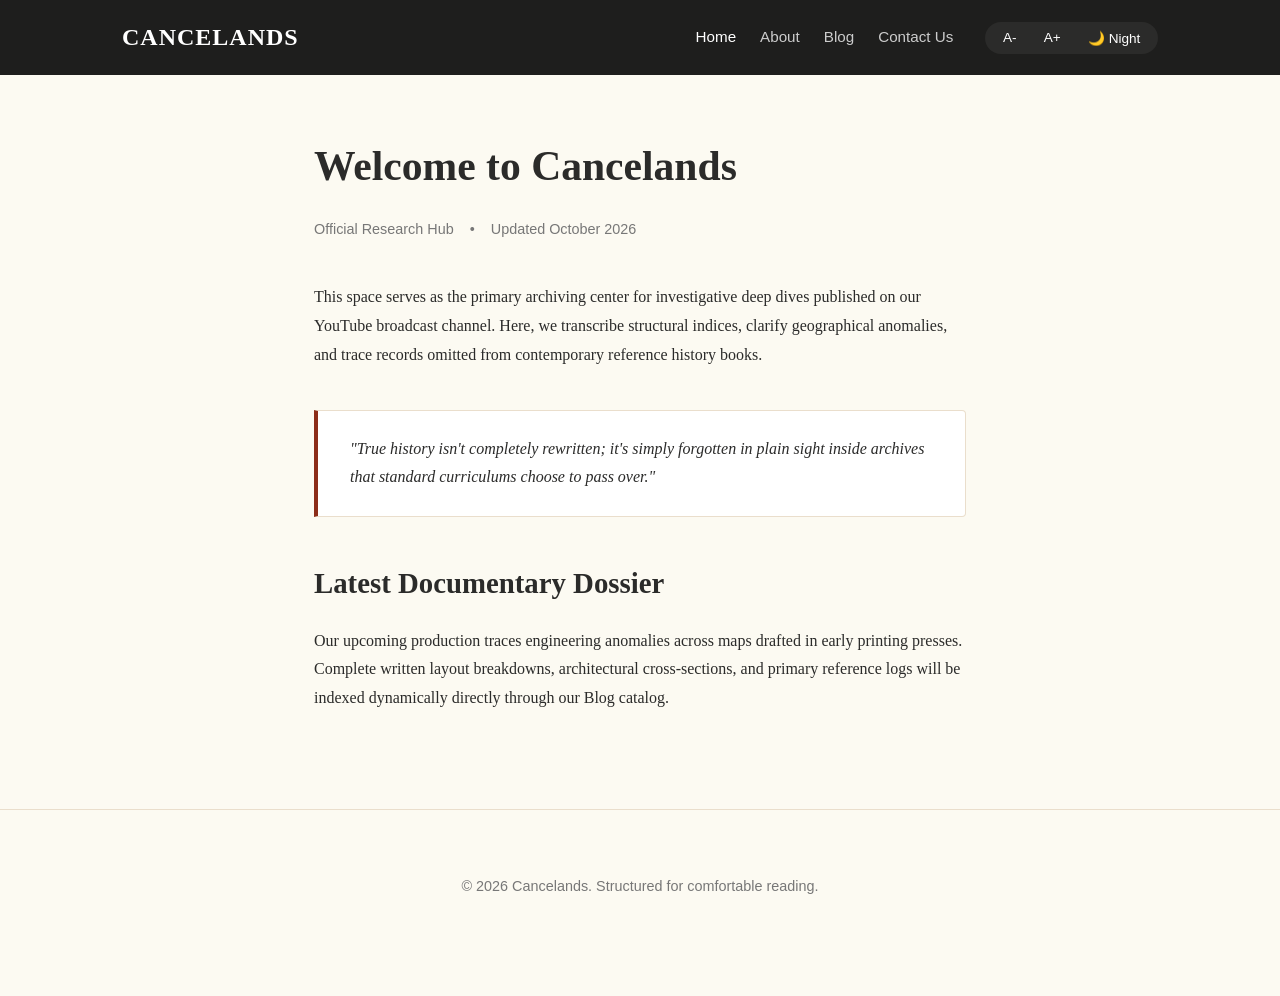
<file: index.html>
<!DOCTYPE html>
<html lang="en">
<head>
    <meta charset="UTF-8">
    <meta name="viewport" content="width=device-width, initial-scale=1.0">
    <title>Cancelands | Lost History Documentaries</title>
    <link rel="stylesheet" href="css/style.css">
</head>
<body>

    <header>
        <div class="nav-container">
            <div class="logo"><a href="index.html">CANCELANDS</a></div>
            
            <div class="nav-right">
                <nav>
                    <ul>
                        <li><a href="index.html" class="active">Home</a></li>
                        <li><a href="about.html">About</a></li>
                        <li><a href="blog.html">Blog</a></li>
                        <li><a href="https://forms.gle/x4zBdFVGExDi4A7BA">Contact Us</a></li>
                    </ul>
                </nav>
                
                <!-- Theme and Font utilities panel -->
                <div class="reader-controls">
                    <button class="control-btn" id="decrease-font" title="Decrease Text Size">A-</button>
                    <button class="control-btn" id="increase-font" title="Increase Text Size">A+</button>
                    <button class="control-btn" id="theme-toggle" title="Toggle Night Mode">🌙 Night</button>
                </div>
            </div>
        </div>
    </header>

    <main id="readable-content">
        <h1>Welcome to Cancelands</h1>
        <div class="meta-info">
            <span>Official Research Hub</span>
            <span>•</span>
            <span>Updated October 2026</span>
        </div>
        
        <p>This space serves as the primary archiving center for investigative deep dives published on our YouTube broadcast channel. Here, we transcribe structural indices, clarify geographical anomalies, and trace records omitted from contemporary reference history books.</p>
        
        <div class="highlight-box">
            <p>"True history isn't completely rewritten; it's simply forgotten in plain sight inside archives that standard curriculums choose to pass over."</p>
        </div>

        <h2>Latest Documentary Dossier</h2>
        <p>Our upcoming production traces engineering anomalies across maps drafted in early printing presses. Complete written layout breakdowns, architectural cross-sections, and primary reference logs will be indexed dynamically directly through our Blog catalog.</p>
    </main>

    <footer>
        <p>&copy; 2026 Cancelands. Structured for comfortable reading.</p>
    </footer>

    <!-- Logic connection -->
    <script src="js/script.js"></script>
</body>
</html>
</file>
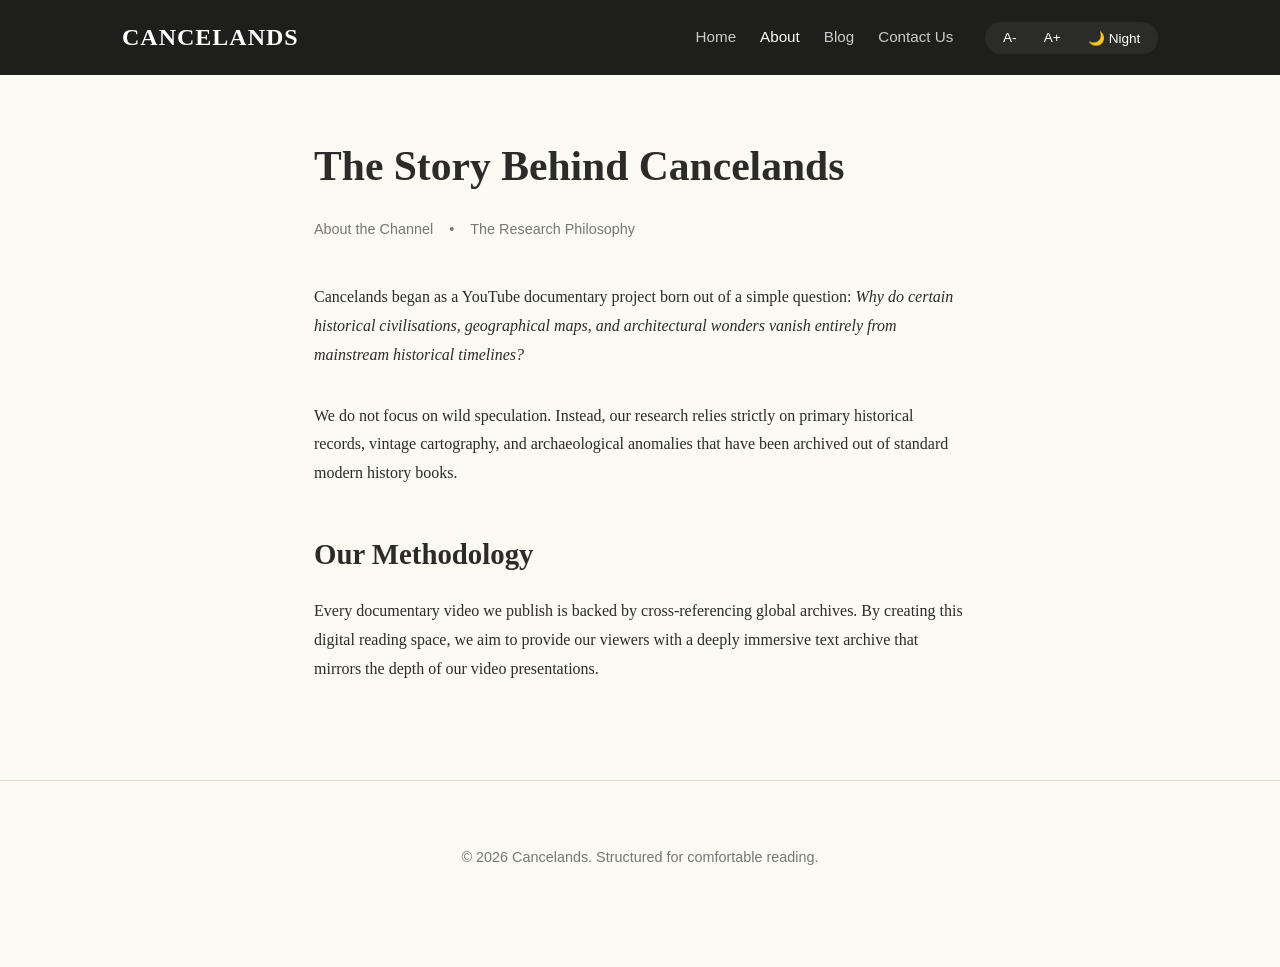
<file: about.html>
<!DOCTYPE html>
<html lang="en">
<head>
    <meta charset="UTF-8">
    <meta name="viewport" content="width=device-width, initial-scale=1.0">
    <title>Our Mission | Cancelands</title>
    <link rel="stylesheet" href="css/style.css">
</head>
<body>

    <header>
        <div class="nav-container">
            <div class="logo"><a href="index.html">CANCELANDS</a></div>
            <div class="nav-right">
                <nav>
                    <ul>
                        <li><a href="index.html">Home</a></li>
                        <li><a href="about.html" class="active">About</a></li>
                        <li><a href="blog.html">Blog</a></li>
                        <li><a href="https://forms.gle/x4zBdFVGExDi4A7BA">Contact Us</a></li>
                    </ul>
                </nav>
                <div class="reader-controls">
                    <button class="control-btn" id="decrease-font" title="Decrease Text Size">A-</button>
                    <button class="control-btn" id="increase-font" title="Increase Text Size">A+</button>
                    <button class="control-btn" id="theme-toggle" title="Toggle Night Mode">🌙 Night</button>
                </div>
            </div>
        </div>
    </header>

    <main id="readable-content">
        <h1>The Story Behind Cancelands</h1>
        <div class="meta-info">
            <span>About the Channel</span>
            <span>•</span>
            <span>The Research Philosophy</span>
        </div>

        <p>Cancelands began as a YouTube documentary project born out of a simple question: <em>Why do certain historical civilisations, geographical maps, and architectural wonders vanish entirely from mainstream historical timelines?</em></p>

        <p>We do not focus on wild speculation. Instead, our research relies strictly on primary historical records, vintage cartography, and archaeological anomalies that have been archived out of standard modern history books.</p>

        <h2>Our Methodology</h2>
        <p>Every documentary video we publish is backed by cross-referencing global archives. By creating this digital reading space, we aim to provide our viewers with a deeply immersive text archive that mirrors the depth of our video presentations.</p>
    </main>

    <footer>
        <p>&copy; 2026 Cancelands. Structured for comfortable reading.</p>
    </footer>

    <script src="js/script.js"></script>
</body>
</html>
</file>
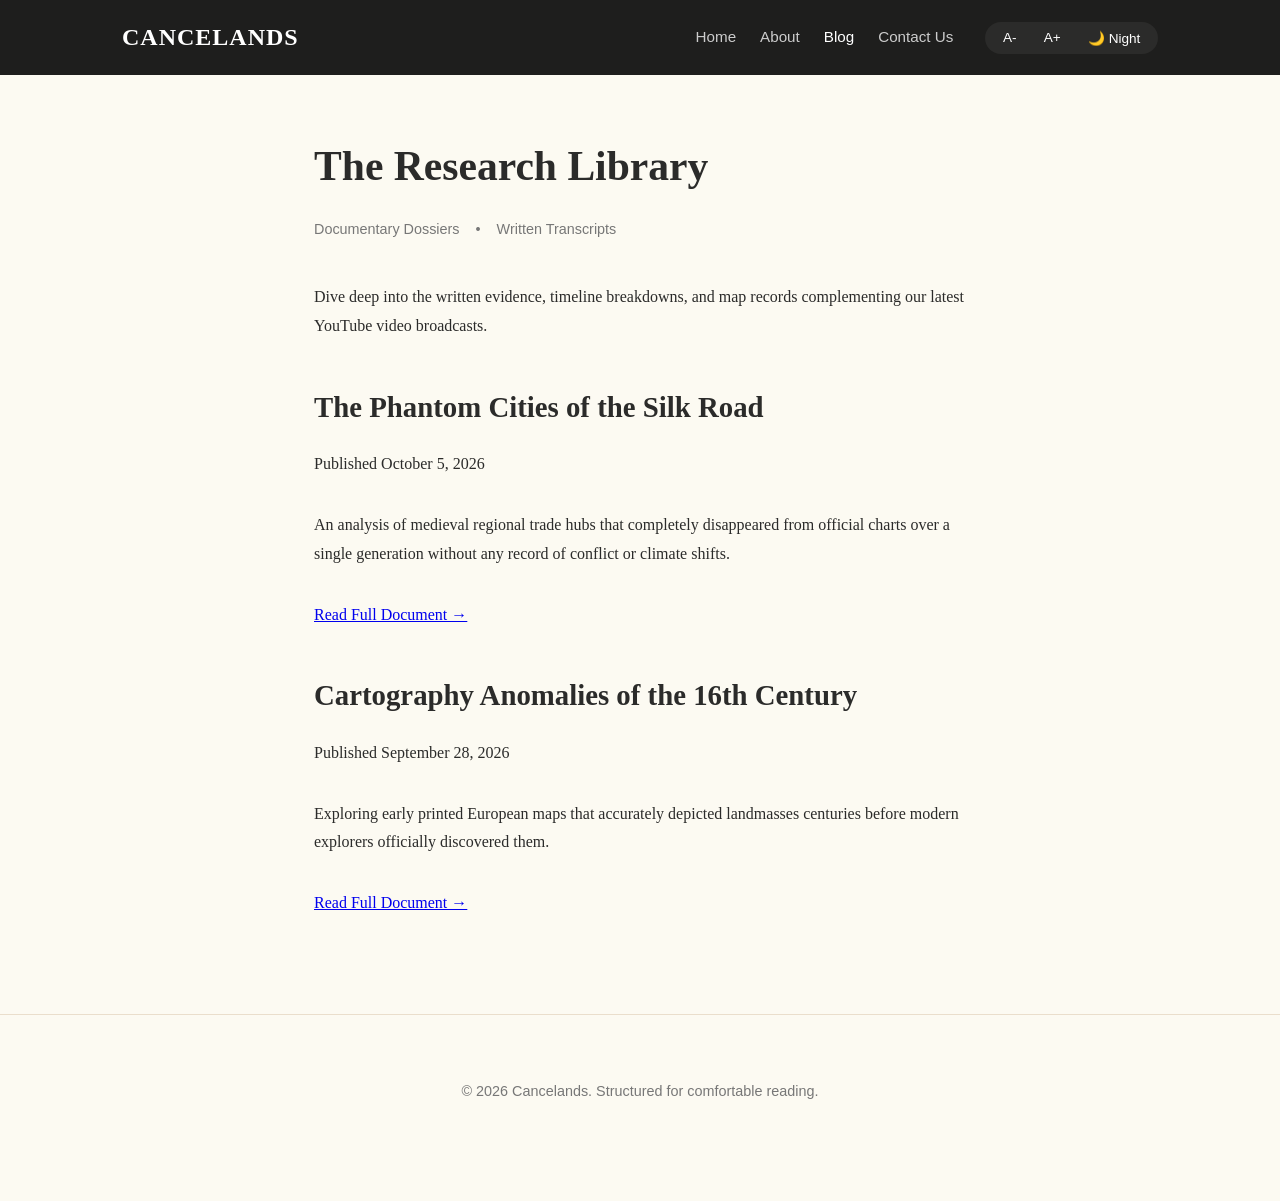
<file: blog.html>
<!DOCTYPE html>
<html lang="en">
<head>
    <meta charset="UTF-8">
    <meta name="viewport" content="width=device-width, initial-scale=1.0">
    <title>The Research Library | Cancelands</title>
    <link rel="stylesheet" href="css/style.css">
</head>
<body>

    <header>
        <div class="nav-container">
            <div class="logo"><a href="index.html">CANCELANDS</a></div>
            <div class="nav-right">
                <nav>
                    <ul>
                        <li><a href="index.html">Home</a></li>
                        <li><a href="about.html">About</a></li>
                        <li><a href="blog.html" class="active">Blog</a></li>
                        <li><a href="https://forms.gle/x4zBdFVGExDi4A7BA">Contact Us</a></li>
                    </ul>
                </nav>
                <div class="reader-controls">
                    <button class="control-btn" id="decrease-font" title="Decrease Text Size">A-</button>
                    <button class="control-btn" id="increase-font" title="Increase Text Size">A+</button>
                    <button class="control-btn" id="theme-toggle" title="Toggle Night Mode">🌙 Night</button>
                </div>
            </div>
        </div>
    </header>

    <main id="readable-content">
        <h1>The Research Library</h1>
        <div class="meta-info">
            <span>Documentary Dossiers</span>
            <span>•</span>
            <span>Written Transcripts</span>
        </div>

        <p>Dive deep into the written evidence, timeline breakdowns, and map records complementing our latest YouTube video broadcasts.</p>

        <div class="blog-list">
            <!-- Article Card 1 -->
            <div class="blog-card">
                <h2>The Phantom Cities of the Silk Road</h2>
                <p class="date">Published October 5, 2026</p>
                <p>An analysis of medieval regional trade hubs that completely disappeared from official charts over a single generation without any record of conflict or climate shifts.</p>
                <a href="#" class="read-more">Read Full Document →</a>
            </div>

            <!-- Article Card 2 -->
            <div class="blog-card">
                <h2>Cartography Anomalies of the 16th Century</h2>
                <p class="date">Published September 28, 2026</p>
                <p>Exploring early printed European maps that accurately depicted landmasses centuries before modern explorers officially discovered them.</p>
                <a href="#" class="read-more">Read Full Document →</a>
            </div>
        </div>
    </main>

    <footer>
        <p>&copy; 2026 Cancelands. Structured for comfortable reading.</p>
    </footer>

    <script src="js/script.js"></script>
</body>
</html>
</file>
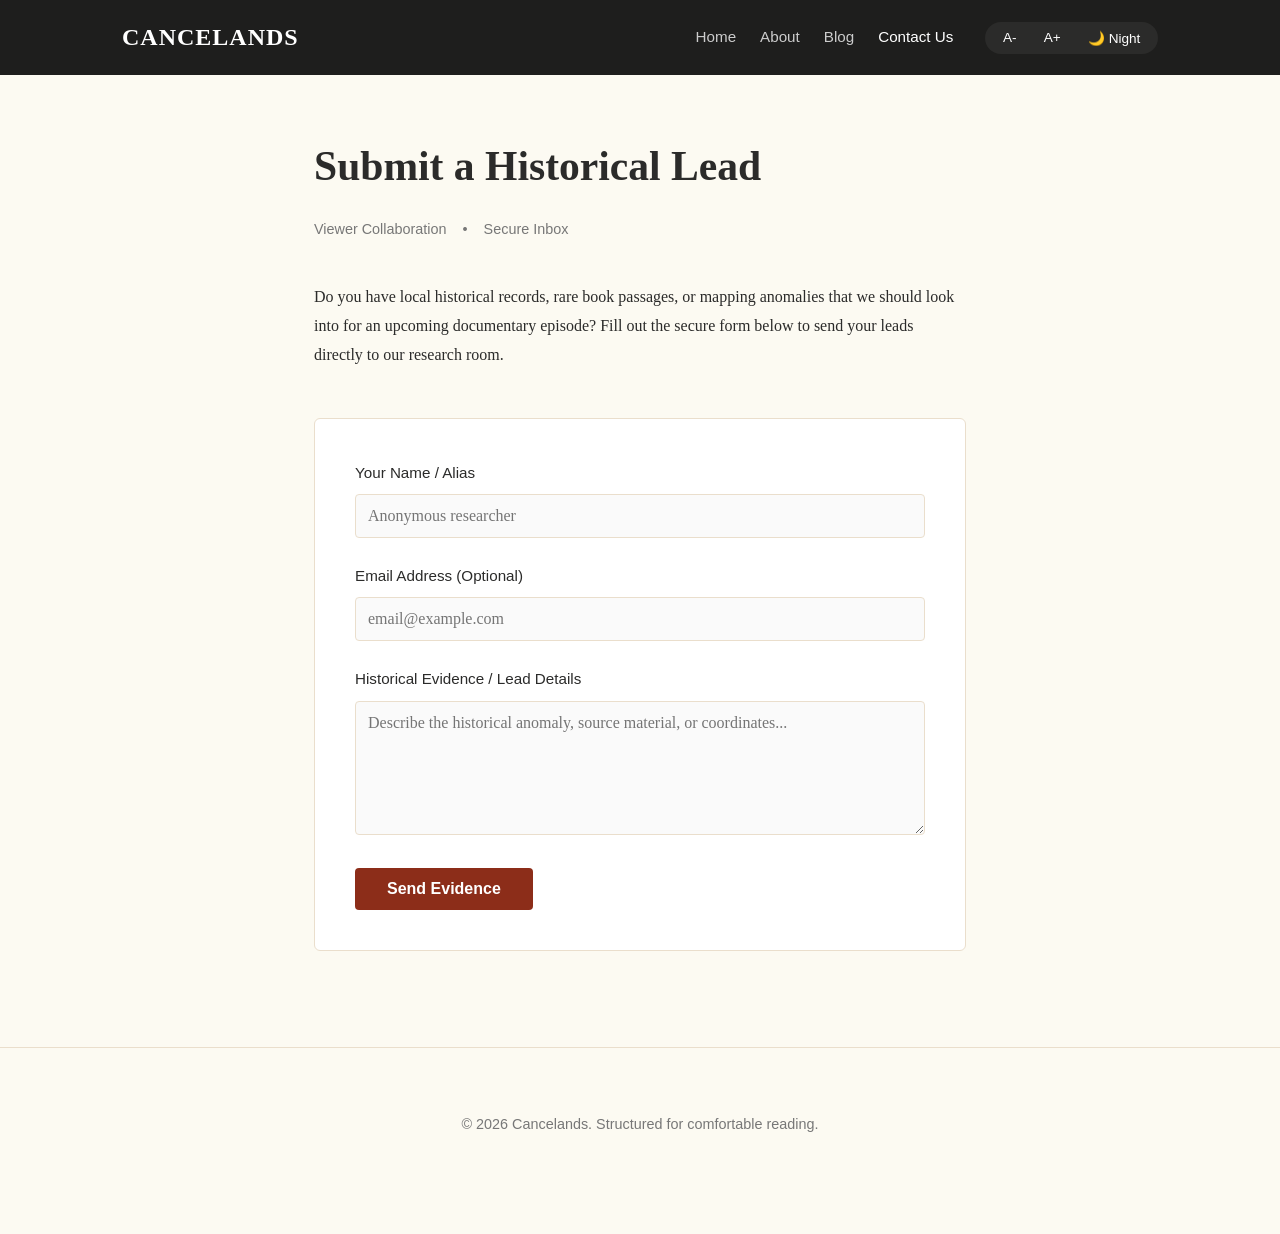
<file: contact.html>
<!DOCTYPE html>
<html lang="en">
<head>
    <meta charset="UTF-8">
    <meta name="viewport" content="width=device-width, initial-scale=1.0">
    <title>Submit a Lead | Cancelands</title>
    <link rel="stylesheet" href="css/style.css">
</head>
<body>

    <header>
        <div class="nav-container">
            <div class="logo"><a href="index.html">CANCELANDS</a></div>
            <div class="nav-right">
                <nav>
                    <ul>
                        <li><a href="index.html">Home</a></li>
                        <li><a href="about.html">About</a></li>
                        <li><a href="blog.html">Blog</a></li>
                        <li><a href="https://forms.gle/x4zBdFVGExDi4A7BA" class="active">Contact Us</a></li>
                    </ul>
                </nav>
                <div class="reader-controls">
                    <button class="control-btn" id="decrease-font" title="Decrease Text Size">A-</button>
                    <button class="control-btn" id="increase-font" title="Increase Text Size">A+</button>
                    <button class="control-btn" id="theme-toggle" title="Toggle Night Mode">🌙 Night</button>
                </div>
            </div>
        </div>
    </header>

    <main id="readable-content">
        <h1>Submit a Historical Lead</h1>
        <div class="meta-info">
            <span>Viewer Collaboration</span>
            <span>•</span>
            <span>Secure Inbox</span>
        </div>

        <p>Do you have local historical records, rare book passages, or mapping anomalies that we should look into for an upcoming documentary episode? Fill out the secure form below to send your leads directly to our research room.</p>

        <form action="#" method="POST" onsubmit="event.preventDefault(); alert('Thank you! Your lead has been submitted to the archives.');">
            <div class="form-group">
                <label for="name">Your Name / Alias</label>
                <input type="text" id="name" required placeholder="Anonymous researcher">
            </div>

            <div class="form-group">
                <label for="email">Email Address (Optional)</label>
                <input type="email" id="email" placeholder="email@example.com">
            </div>

            <div class="form-group">
                <label for="message">Historical Evidence / Lead Details</label>
                <textarea id="message" rows="6" required placeholder="Describe the historical anomaly, source material, or coordinates..."></textarea>
            </div>

            <button type="submit" class="submit-btn">Send Evidence</button>
        </form>
    </main>

    <footer>
        <p>&copy; 2026 Cancelands. Structured for comfortable reading.</p>
    </footer>

    <script src="js/script.js"></script>
</body>
</html>
</file>
<file: css/style.css>
/* Base Reset & Design Variables */
* {
    margin: 0;
    padding: 0;
    box-sizing: border-box;
    transition: background-color 0.25s ease, color 0.25s ease, border-color 0.25s ease;
}

:root {
    /* Day Mode (Sepia-Kindle Theme) */
    --bg-color: #fcfaf2;       
    --text-color: #2b2b2a;     
    --accent-color: #8c2d19;   
    --nav-bg: #1e1e1d;         
    --card-bg: #ffffff;        
    --border-color: #eadecc;
    --input-bg: #fafafa;
    --max-text-width: 700px;   
}

/* Dark Mode Overrides */
body.dark-mode {
    --bg-color: #121212;       /* Soft dark gray instead of harsh pure black */
    --text-color: #e0e0e0;     /* Highly legible off-white text */
    --accent-color: #ff6b4a;   /* Slightly brighter crimson accent for dark visibility */
    --card-bg: #1e1e1e;        /* Subtle raised card background */
    --border-color: #2d2d2d;
    --input-bg: #252525;
}

body {
    font-family: 'Georgia', serif;
    background-color: var(--bg-color);
    color: var(--text-color);
    line-height: 1.8;
    -webkit-font-smoothing: antialiased;
}

/* Header & Controls Layout */
header {
    background-color: var(--nav-bg);
    padding: 1rem 0;
}

.nav-container {
    max-width: 1100px;
    margin: 0 auto;
    display: flex;
    justify-content: space-between;
    align-items: center;
    padding: 0 2rem;
    flex-wrap: wrap;
    gap: 1rem;
}

.logo a {
    color: #ffffff;
    font-size: 1.5rem;
    font-weight: bold;
    text-decoration: none;
    letter-spacing: 1px;
}

.nav-right {
    display: flex;
    align-items: center;
    gap: 2rem;
}

nav ul {
    display: flex;
    list-style: none;
    gap: 1.5rem;
}

nav a {
    color: #cccccc;
    text-decoration: none;
    font-family: -apple-system, BlinkMacSystemFont, "Segoe UI", Roboto, sans-serif;
    font-size: 0.95rem;
    transition: color 0.2s ease;
}

nav a:hover, nav a.active {
    color: #ffffff;
}

/* Accessibility Control Panel Buttons */
.reader-controls {
    display: flex;
    gap: 0.5rem;
    align-items: center;
    background: #2b2b2a;
    padding: 0.25rem 0.5rem;
    border-radius: 20px;
}

.control-btn {
    background: none;
    border: none;
    color: #ffffff;
    font-size: 0.85rem;
    padding: 0.25rem 0.6rem;
    cursor: pointer;
    border-radius: 15px;
    font-family: -apple-system, sans-serif;
}

.control-btn:hover {
    background-color: #444443;
}

/* Main Long-Form Reading Area */
main {
    max-width: var(--max-text-width);
    margin: 4rem auto;
    padding: 0 1.5rem;
}

h1, h2, h3 {
    line-height: 1.3;
    margin-bottom: 1.5rem;
    font-weight: 700;
}

h1 { font-size: 2.6rem; }
h2 { font-size: 1.8rem; margin-top: 3rem; }

p {
    margin-bottom: 2rem;
}

/* Article Template Components */
.meta-info {
    font-family: -apple-system, sans-serif;
    font-size: 0.9rem;
    color: #777;
    margin-bottom: 2.5rem;
    display: flex;
    gap: 1rem;
}

body.dark-mode .meta-info {
    color: #aaa;
}

.highlight-box {
    background-color: var(--card-bg);
    border-left: 4px solid var(--accent-color);
    padding: 1.5rem 2rem;
    margin: 2.5rem 0;
    border-radius: 0 4px 4px 0;
    border-top: 1px solid var(--border-color);
    border-right: 1px solid var(--border-color);
    border-bottom: 1px solid var(--border-color);
}

.highlight-box p {
    margin-bottom: 0;
    font-style: italic;
}

/* Interactive Components & Forms */
form {
    background-color: var(--card-bg);
    padding: 2.5rem;
    border-radius: 6px;
    border: 1px solid var(--border-color);
    margin-top: 3rem;
}

.form-group {
    margin-bottom: 1.5rem;
}

label {
    display: block;
    margin-bottom: 0.5rem;
    font-family: -apple-system, sans-serif;
    font-size: 0.95rem;
}

input, textarea {
    width: 100%;
    padding: 0.75rem;
    font-family: 'Georgia', serif;
    font-size: 1rem;
    border: 1px solid var(--border-color);
    border-radius: 4px;
    background-color: var(--input-bg);
    color: var(--text-color);
}

input:focus, textarea:focus {
    outline: none;
    border-color: var(--accent-color);
}

.submit-btn {
    background-color: var(--accent-color);
    color: #ffffff;
    padding: 0.75rem 2rem;
    border: none;
    border-radius: 4px;
    font-size: 1rem;
    cursor: pointer;
    font-family: -apple-system, sans-serif;
    font-weight: bold;
}

/* Footer layout */
footer {
    text-align: center;
    padding: 4rem 0;
    font-family: -apple-system, sans-serif;
    font-size: 0.9rem;
    color: #777;
    border-top: 1px solid var(--border-color);
    margin-top: 6rem;
}
</file>
